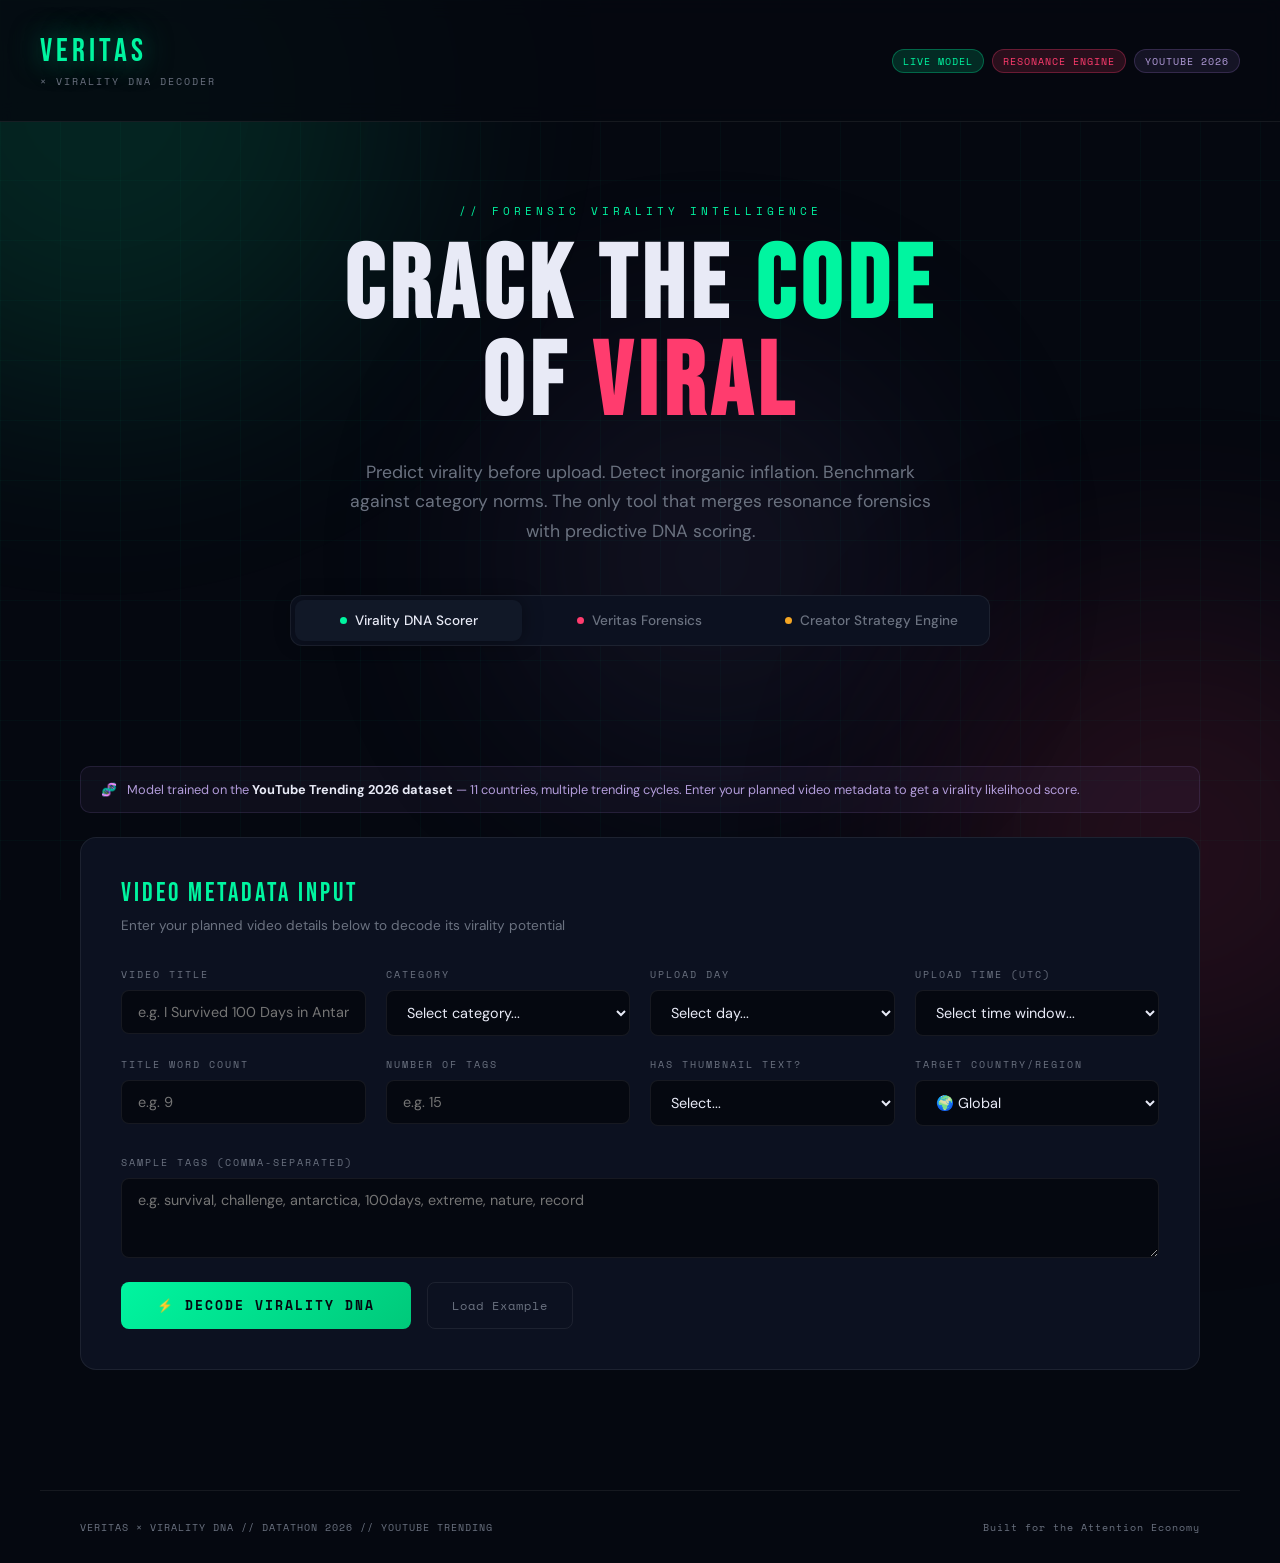
<file: main.html>
<!DOCTYPE html>
<html lang="en">
<head>
<meta charset="UTF-8">
<meta name="viewport" content="width=device-width, initial-scale=1.0">
<title>Veritas × Virality DNA Decoder</title>
<link href="https://fonts.googleapis.com/css2?family=Space+Mono:ital,wght@0,400;0,700;1,400&family=Bebas+Neue&family=DM+Sans:wght@300;400;500;600&display=swap" rel="stylesheet">
<style>
  :root {
    --bg: #050810;
    --surface: #0c1120;
    --surface2: #111827;
    --border: rgba(255,255,255,0.07);
    --accent: #00f5a0;
    --accent2: #ff3c6e;
    --accent3: #7b5ea7;
    --accent4: #f5a623;
    --text: #e8eaf6;
    --muted: #6b7280;
    --glow: rgba(0,245,160,0.15);
  }

  * { margin: 0; padding: 0; box-sizing: border-box; }

  body {
    background: var(--bg);
    color: var(--text);
    font-family: 'DM Sans', sans-serif;
    min-height: 100vh;
    overflow-x: hidden;
  }

  /* Animated background grid */
  body::before {
    content: '';
    position: fixed;
    inset: 0;
    background-image:
      linear-gradient(rgba(0,245,160,0.03) 1px, transparent 1px),
      linear-gradient(90deg, rgba(0,245,160,0.03) 1px, transparent 1px);
    background-size: 60px 60px;
    z-index: 0;
    animation: gridPulse 8s ease-in-out infinite;
  }

  @keyframes gridPulse {
    0%,100% { opacity: 0.5; }
    50% { opacity: 1; }
  }

  /* Ambient glow orbs */
  .orb {
    position: fixed;
    border-radius: 50%;
    filter: blur(120px);
    opacity: 0.12;
    z-index: 0;
    pointer-events: none;
    animation: float 12s ease-in-out infinite;
  }
  .orb1 { width: 600px; height: 600px; background: #00f5a0; top: -200px; left: -200px; }
  .orb2 { width: 500px; height: 500px; background: #ff3c6e; bottom: -200px; right: -150px; animation-delay: -4s; }
  .orb3 { width: 400px; height: 400px; background: #7b5ea7; top: 40%; left: 40%; animation-delay: -8s; }

  @keyframes float {
    0%,100% { transform: translate(0,0); }
    33% { transform: translate(30px,-20px); }
    66% { transform: translate(-20px,30px); }
  }

  .content { position: relative; z-index: 1; }

  /* HEADER */
  header {
    padding: 32px 40px;
    border-bottom: 1px solid var(--border);
    display: flex;
    align-items: center;
    justify-content: space-between;
    backdrop-filter: blur(10px);
    position: sticky;
    top: 0;
    z-index: 100;
    background: rgba(5,8,16,0.8);
  }

  .logo {
    display: flex;
    align-items: baseline;
    gap: 12px;
  }

  .logo-main {
    font-family: 'Bebas Neue', sans-serif;
    font-size: 2rem;
    letter-spacing: 4px;
    color: var(--accent);
    text-shadow: 0 0 30px rgba(0,245,160,0.5);
  }

  .logo-x {
    font-family: 'Bebas Neue', sans-serif;
    font-size: 1.2rem;
    color: var(--muted);
    letter-spacing: 2px;
  }

  .logo-sub {
    font-family: 'Space Mono', monospace;
    font-size: 0.65rem;
    color: var(--muted);
    letter-spacing: 2px;
    text-transform: uppercase;
    margin-top: 2px;
  }

  .header-badges {
    display: flex;
    gap: 8px;
  }

  .badge {
    padding: 4px 10px;
    border-radius: 20px;
    font-family: 'Space Mono', monospace;
    font-size: 0.6rem;
    letter-spacing: 1px;
    text-transform: uppercase;
  }

  .badge-green { background: rgba(0,245,160,0.15); color: var(--accent); border: 1px solid rgba(0,245,160,0.3); }
  .badge-red { background: rgba(255,60,110,0.15); color: var(--accent2); border: 1px solid rgba(255,60,110,0.3); }
  .badge-purple { background: rgba(123,94,167,0.15); color: #b39ddb; border: 1px solid rgba(123,94,167,0.3); }

  /* HERO */
  .hero {
    padding: 80px 40px 60px;
    max-width: 1200px;
    margin: 0 auto;
    text-align: center;
  }

  .hero-eyebrow {
    font-family: 'Space Mono', monospace;
    font-size: 0.7rem;
    letter-spacing: 4px;
    color: var(--accent);
    text-transform: uppercase;
    margin-bottom: 20px;
    opacity: 0;
    animation: fadeUp 0.8s ease forwards 0.2s;
  }

  .hero h1 {
    font-family: 'Bebas Neue', sans-serif;
    font-size: clamp(3rem, 8vw, 7rem);
    letter-spacing: 6px;
    line-height: 0.95;
    margin-bottom: 24px;
    opacity: 0;
    animation: fadeUp 0.8s ease forwards 0.4s;
  }

  .hero h1 span.accent { color: var(--accent); }
  .hero h1 span.red { color: var(--accent2); }

  .hero p {
    font-size: 1.1rem;
    color: var(--muted);
    max-width: 600px;
    margin: 0 auto 48px;
    line-height: 1.7;
    opacity: 0;
    animation: fadeUp 0.8s ease forwards 0.6s;
  }

  @keyframes fadeUp {
    from { opacity: 0; transform: translateY(20px); }
    to { opacity: 1; transform: translateY(0); }
  }

  /* TABS */
  .tabs {
    display: flex;
    justify-content: center;
    gap: 4px;
    padding: 4px;
    background: var(--surface);
    border: 1px solid var(--border);
    border-radius: 12px;
    max-width: 700px;
    margin: 0 auto 60px;
    opacity: 0;
    animation: fadeUp 0.8s ease forwards 0.8s;
  }

  .tab {
    flex: 1;
    padding: 12px 20px;
    background: none;
    border: none;
    color: var(--muted);
    font-family: 'DM Sans', sans-serif;
    font-size: 0.85rem;
    font-weight: 500;
    cursor: pointer;
    border-radius: 9px;
    transition: all 0.25s;
    display: flex;
    align-items: center;
    justify-content: center;
    gap: 8px;
  }

  .tab.active {
    background: var(--surface2);
    color: var(--text);
    box-shadow: 0 0 20px rgba(0,0,0,0.4);
  }

  .tab-dot {
    width: 7px;
    height: 7px;
    border-radius: 50%;
  }

  /* PANELS */
  .panel { display: none; }
  .panel.active { display: block; }

  /* MAIN LAYOUT */
  .main { max-width: 1200px; margin: 0 auto; padding: 0 40px 80px; }

  /* ===== PANEL 1: VIRALITY DNA DECODER ===== */
  .input-section {
    background: var(--surface);
    border: 1px solid var(--border);
    border-radius: 16px;
    padding: 40px;
    margin-bottom: 40px;
  }

  .section-title {
    font-family: 'Bebas Neue', sans-serif;
    font-size: 1.6rem;
    letter-spacing: 3px;
    color: var(--accent);
    margin-bottom: 8px;
  }

  .section-subtitle {
    font-size: 0.85rem;
    color: var(--muted);
    margin-bottom: 32px;
  }

  .input-grid {
    display: grid;
    grid-template-columns: repeat(auto-fit, minmax(240px, 1fr));
    gap: 20px;
    margin-bottom: 28px;
  }

  .field {
    display: flex;
    flex-direction: column;
    gap: 8px;
  }

  label {
    font-family: 'Space Mono', monospace;
    font-size: 0.65rem;
    letter-spacing: 2px;
    text-transform: uppercase;
    color: var(--muted);
  }

  input, select, textarea {
    background: var(--bg);
    border: 1px solid var(--border);
    border-radius: 8px;
    padding: 12px 16px;
    color: var(--text);
    font-family: 'DM Sans', sans-serif;
    font-size: 0.9rem;
    transition: border-color 0.2s, box-shadow 0.2s;
    width: 100%;
    outline: none;
  }

  input:focus, select:focus, textarea:focus {
    border-color: rgba(0,245,160,0.4);
    box-shadow: 0 0 0 3px rgba(0,245,160,0.08);
  }

  select option { background: #111827; }

  textarea { resize: vertical; min-height: 80px; }

  .btn-primary {
    background: linear-gradient(135deg, var(--accent), #00c97a);
    color: #050810;
    border: none;
    padding: 14px 36px;
    border-radius: 8px;
    font-family: 'Space Mono', monospace;
    font-size: 0.8rem;
    font-weight: 700;
    letter-spacing: 2px;
    text-transform: uppercase;
    cursor: pointer;
    transition: all 0.2s;
    display: inline-flex;
    align-items: center;
    gap: 10px;
  }

  .btn-primary:hover {
    transform: translateY(-2px);
    box-shadow: 0 8px 30px rgba(0,245,160,0.3);
  }

  .btn-primary:active { transform: translateY(0); }

  .btn-secondary {
    background: transparent;
    color: var(--muted);
    border: 1px solid var(--border);
    padding: 14px 24px;
    border-radius: 8px;
    font-family: 'Space Mono', monospace;
    font-size: 0.75rem;
    letter-spacing: 1px;
    cursor: pointer;
    transition: all 0.2s;
    margin-left: 12px;
  }

  .btn-secondary:hover { border-color: rgba(255,255,255,0.2); color: var(--text); }

  /* Score card */
  .score-card {
    background: var(--surface);
    border: 1px solid var(--border);
    border-radius: 16px;
    padding: 40px;
    margin-bottom: 24px;
    display: none;
  }

  .score-card.visible { display: block; animation: fadeUp 0.5s ease; }

  .score-header {
    display: flex;
    align-items: flex-start;
    justify-content: space-between;
    margin-bottom: 36px;
    flex-wrap: wrap;
    gap: 20px;
  }

  .score-big {
    font-family: 'Bebas Neue', sans-serif;
    font-size: 6rem;
    line-height: 1;
    color: var(--accent);
    text-shadow: 0 0 40px rgba(0,245,160,0.4);
  }

  .score-label {
    font-family: 'Space Mono', monospace;
    font-size: 0.65rem;
    letter-spacing: 3px;
    color: var(--muted);
    text-transform: uppercase;
    margin-top: 4px;
  }

  .score-verdict {
    text-align: right;
  }

  .verdict-pill {
    display: inline-block;
    padding: 8px 20px;
    border-radius: 30px;
    font-family: 'Space Mono', monospace;
    font-size: 0.75rem;
    letter-spacing: 2px;
    text-transform: uppercase;
    margin-bottom: 8px;
  }

  .verdict-pill.hot { background: rgba(0,245,160,0.15); color: var(--accent); border: 1px solid rgba(0,245,160,0.4); }
  .verdict-pill.warm { background: rgba(245,166,35,0.15); color: var(--accent4); border: 1px solid rgba(245,166,35,0.4); }
  .verdict-pill.cold { background: rgba(255,60,110,0.15); color: var(--accent2); border: 1px solid rgba(255,60,110,0.4); }

  .verdict-desc {
    font-size: 0.85rem;
    color: var(--muted);
    max-width: 280px;
  }

  /* Factor bars */
  .factors-grid {
    display: grid;
    grid-template-columns: repeat(auto-fit, minmax(280px, 1fr));
    gap: 20px;
    margin-bottom: 32px;
  }

  .factor-card {
    background: var(--bg);
    border: 1px solid var(--border);
    border-radius: 12px;
    padding: 20px;
  }

  .factor-header {
    display: flex;
    justify-content: space-between;
    align-items: center;
    margin-bottom: 10px;
  }

  .factor-name {
    font-family: 'Space Mono', monospace;
    font-size: 0.7rem;
    letter-spacing: 1.5px;
    text-transform: uppercase;
    color: var(--text);
  }

  .factor-score {
    font-family: 'Bebas Neue', sans-serif;
    font-size: 1.4rem;
    letter-spacing: 1px;
  }

  .factor-bar-bg {
    height: 4px;
    background: rgba(255,255,255,0.07);
    border-radius: 4px;
    overflow: hidden;
    margin-bottom: 8px;
  }

  .factor-bar-fill {
    height: 100%;
    border-radius: 4px;
    transition: width 1s cubic-bezier(0.4, 0, 0.2, 1);
    width: 0%;
  }

  .factor-tip {
    font-size: 0.78rem;
    color: var(--muted);
    line-height: 1.5;
  }

  .color-green { color: var(--accent); }
  .color-red { color: var(--accent2); }
  .color-yellow { color: var(--accent4); }
  .color-purple { color: #b39ddb; }

  .bar-green { background: linear-gradient(90deg, var(--accent), #00c97a); }
  .bar-red { background: linear-gradient(90deg, var(--accent2), #ff6b6b); }
  .bar-yellow { background: linear-gradient(90deg, var(--accent4), #ffcc02); }
  .bar-purple { background: linear-gradient(90deg, #7b5ea7, #b39ddb); }

  /* Insight box */
  .insight-box {
    background: linear-gradient(135deg, rgba(0,245,160,0.05), rgba(123,94,167,0.05));
    border: 1px solid rgba(0,245,160,0.15);
    border-radius: 12px;
    padding: 24px;
  }

  .insight-title {
    font-family: 'Space Mono', monospace;
    font-size: 0.65rem;
    letter-spacing: 3px;
    text-transform: uppercase;
    color: var(--accent);
    margin-bottom: 12px;
  }

  .insight-text {
    font-size: 0.95rem;
    color: var(--text);
    line-height: 1.7;
  }

  /* ===== PANEL 2: VERITAS FORENSIC ANALYZER ===== */
  .forensic-grid {
    display: grid;
    grid-template-columns: 1fr 1fr;
    gap: 24px;
    margin-bottom: 32px;
  }

  @media (max-width: 768px) {
    .forensic-grid { grid-template-columns: 1fr; }
    header { padding: 20px; }
    .hero { padding: 40px 20px 40px; }
    .main { padding: 0 20px 60px; }
    .hero h1 { font-size: 2.5rem; }
    .tabs { flex-direction: column; }
    .score-big { font-size: 4rem; }
    .header-badges { display: none; }
  }

  .metric-card {
    background: var(--surface);
    border: 1px solid var(--border);
    border-radius: 14px;
    padding: 28px;
  }

  .metric-card-title {
    font-family: 'Space Mono', monospace;
    font-size: 0.65rem;
    letter-spacing: 3px;
    text-transform: uppercase;
    color: var(--muted);
    margin-bottom: 20px;
    display: flex;
    align-items: center;
    gap: 8px;
  }

  .metric-card-title::before {
    content: '';
    width: 6px;
    height: 6px;
    border-radius: 50%;
    background: currentColor;
  }

  .big-metric {
    font-family: 'Bebas Neue', sans-serif;
    font-size: 3.5rem;
    line-height: 1;
    margin-bottom: 6px;
  }

  .metric-sub {
    font-size: 0.82rem;
    color: var(--muted);
    margin-bottom: 16px;
  }

  /* Gauge */
  .gauge-wrap {
    position: relative;
    width: 140px;
    height: 75px;
    margin: 0 auto 16px;
  }

  .gauge-wrap svg { overflow: visible; }

  /* Alert flags */
  .flags-list {
    list-style: none;
    display: flex;
    flex-direction: column;
    gap: 10px;
  }

  .flag-item {
    display: flex;
    align-items: flex-start;
    gap: 12px;
    padding: 12px;
    border-radius: 8px;
    font-size: 0.82rem;
    line-height: 1.5;
  }

  .flag-red { background: rgba(255,60,110,0.08); border: 1px solid rgba(255,60,110,0.2); }
  .flag-yellow { background: rgba(245,166,35,0.08); border: 1px solid rgba(245,166,35,0.2); }
  .flag-green { background: rgba(0,245,160,0.08); border: 1px solid rgba(0,245,160,0.2); }

  .flag-icon { font-size: 1rem; flex-shrink: 0; }
  .flag-text { color: var(--text); }
  .flag-meta { font-size: 0.72rem; color: var(--muted); margin-top: 2px; }

  /* Entropy viz */
  .entropy-bars {
    display: flex;
    flex-direction: column;
    gap: 8px;
  }

  .entropy-row {
    display: flex;
    align-items: center;
    gap: 12px;
    font-size: 0.78rem;
  }

  .entropy-label { width: 120px; color: var(--muted); font-family: 'Space Mono', monospace; font-size: 0.65rem; }
  .entropy-bar-bg { flex: 1; height: 6px; background: rgba(255,255,255,0.07); border-radius: 4px; overflow: hidden; }
  .entropy-bar-fill { height: 100%; border-radius: 4px; }
  .entropy-val { width: 36px; text-align: right; font-family: 'Space Mono', monospace; font-size: 0.7rem; }

  /* Benchmark comparison */
  .benchmark-row {
    display: flex;
    align-items: center;
    justify-content: space-between;
    padding: 14px 0;
    border-bottom: 1px solid var(--border);
  }
  .benchmark-row:last-child { border-bottom: none; }
  .benchmark-label { font-size: 0.85rem; color: var(--muted); }
  .benchmark-vals { display: flex; gap: 20px; align-items: center; }
  .bval { font-family: 'Space Mono', monospace; font-size: 0.8rem; }
  .bval-label { font-size: 0.68rem; color: var(--muted); text-transform: uppercase; letter-spacing: 1px; }
  .bval-num { font-size: 0.9rem; font-weight: 600; }
  .compare-arrow { font-size: 0.75rem; }

  /* Loader */
  .loader {
    display: none;
    align-items: center;
    justify-content: center;
    padding: 60px;
    flex-direction: column;
    gap: 16px;
  }

  .loader.visible { display: flex; }

  .spinner {
    width: 40px;
    height: 40px;
    border: 2px solid var(--border);
    border-top-color: var(--accent);
    border-radius: 50%;
    animation: spin 0.8s linear infinite;
  }

  @keyframes spin { to { transform: rotate(360deg); } }

  .loader-text {
    font-family: 'Space Mono', monospace;
    font-size: 0.7rem;
    letter-spacing: 2px;
    color: var(--muted);
    text-transform: uppercase;
  }

  /* Dataset simulator label */
  .dataset-note {
    background: rgba(123,94,167,0.08);
    border: 1px solid rgba(123,94,167,0.2);
    border-radius: 10px;
    padding: 14px 20px;
    margin-bottom: 24px;
    font-size: 0.8rem;
    color: #b39ddb;
    display: flex;
    align-items: center;
    gap: 10px;
  }

  .dataset-note strong { color: var(--text); }

  /* Scrollbar */
  ::-webkit-scrollbar { width: 6px; }
  ::-webkit-scrollbar-track { background: var(--bg); }
  ::-webkit-scrollbar-thumb { background: rgba(255,255,255,0.1); border-radius: 4px; }

  /* Tooltip */
  .tooltip-wrap { position: relative; display: inline-block; }
  .tooltip-wrap:hover .tooltip-popup { opacity: 1; pointer-events: auto; }
  .tooltip-popup {
    position: absolute;
    bottom: calc(100% + 8px);
    left: 50%;
    transform: translateX(-50%);
    background: #1e2533;
    border: 1px solid var(--border);
    border-radius: 8px;
    padding: 10px 14px;
    font-size: 0.75rem;
    color: var(--text);
    white-space: nowrap;
    opacity: 0;
    pointer-events: none;
    transition: opacity 0.2s;
    z-index: 10;
    max-width: 220px;
    white-space: normal;
    text-align: center;
    line-height: 1.5;
  }

  /* CSV upload area */
  .upload-zone {
    border: 2px dashed rgba(255,255,255,0.1);
    border-radius: 12px;
    padding: 32px;
    text-align: center;
    cursor: pointer;
    transition: all 0.2s;
    margin-bottom: 28px;
  }

  .upload-zone:hover {
    border-color: rgba(0,245,160,0.3);
    background: rgba(0,245,160,0.03);
  }

  .upload-zone.has-file {
    border-color: rgba(0,245,160,0.4);
    background: rgba(0,245,160,0.05);
  }

  .upload-icon { font-size: 2.5rem; margin-bottom: 12px; }
  .upload-text { font-size: 0.9rem; color: var(--muted); }
  .upload-text strong { color: var(--text); }
  .upload-filename { font-family: 'Space Mono', monospace; font-size: 0.75rem; color: var(--accent); margin-top: 8px; }

  /* Divider */
  .divider {
    display: flex;
    align-items: center;
    gap: 16px;
    margin: 20px 0;
    color: var(--muted);
    font-size: 0.75rem;
    font-family: 'Space Mono', monospace;
    letter-spacing: 2px;
  }

  .divider::before, .divider::after {
    content: '';
    flex: 1;
    height: 1px;
    background: var(--border);
  }

  /* Radar chart */
  .radar-wrap { display: flex; justify-content: center; padding: 20px 0; }

  /* Categories benchmark select */
  .category-selector {
    display: flex;
    flex-wrap: wrap;
    gap: 8px;
    margin-bottom: 20px;
  }

  .cat-btn {
    padding: 6px 14px;
    border-radius: 20px;
    border: 1px solid var(--border);
    background: transparent;
    color: var(--muted);
    font-size: 0.78rem;
    cursor: pointer;
    transition: all 0.2s;
  }

  .cat-btn.active {
    background: rgba(0,245,160,0.15);
    border-color: rgba(0,245,160,0.4);
    color: var(--accent);
  }

  /* Staircase viz */
  .staircase-wrap {
    height: 120px;
    position: relative;
    overflow: hidden;
    border-radius: 8px;
    background: rgba(0,0,0,0.3);
    padding: 10px;
  }

  .staircase-label {
    font-family: 'Space Mono', monospace;
    font-size: 0.6rem;
    color: var(--muted);
    letter-spacing: 1px;
    text-transform: uppercase;
    margin-bottom: 6px;
  }

  /* Animated number */
  .anim-num { display: inline-block; }

  /* Footer */
  footer {
    border-top: 1px solid var(--border);
    padding: 28px 40px;
    display: flex;
    justify-content: space-between;
    align-items: center;
    max-width: 1200px;
    margin: 0 auto;
  }

  .footer-text {
    font-family: 'Space Mono', monospace;
    font-size: 0.65rem;
    color: var(--muted);
    letter-spacing: 1px;
  }

  /* === PANEL 3: DATASET EXPLORER === */
  .explorer-stats {
    display: grid;
    grid-template-columns: repeat(4, 1fr);
    gap: 16px;
    margin-bottom: 32px;
  }

  @media (max-width: 900px) {
    .explorer-stats { grid-template-columns: repeat(2, 1fr); }
  }

  .stat-card {
    background: var(--surface);
    border: 1px solid var(--border);
    border-radius: 12px;
    padding: 20px;
    text-align: center;
  }

  .stat-card-num {
    font-family: 'Bebas Neue', sans-serif;
    font-size: 2.2rem;
    color: var(--accent);
    letter-spacing: 2px;
  }

  .stat-card-label {
    font-size: 0.75rem;
    color: var(--muted);
    margin-top: 4px;
  }

  .chart-card {
    background: var(--surface);
    border: 1px solid var(--border);
    border-radius: 14px;
    padding: 28px;
    margin-bottom: 24px;
  }

  .chart-title {
    font-family: 'Space Mono', monospace;
    font-size: 0.7rem;
    letter-spacing: 2px;
    text-transform: uppercase;
    color: var(--muted);
    margin-bottom: 24px;
  }

  .bar-chart {
    display: flex;
    flex-direction: column;
    gap: 10px;
  }

  .bar-row {
    display: flex;
    align-items: center;
    gap: 12px;
  }

  .bar-name {
    width: 120px;
    font-size: 0.8rem;
    color: var(--text);
    text-align: right;
    flex-shrink: 0;
  }

  .bar-outer {
    flex: 1;
    height: 28px;
    background: rgba(255,255,255,0.04);
    border-radius: 6px;
    overflow: hidden;
    position: relative;
  }

  .bar-inner {
    height: 100%;
    border-radius: 6px;
    display: flex;
    align-items: center;
    padding-left: 10px;
    font-size: 0.75rem;
    font-family: 'Space Mono', monospace;
    transition: width 1.5s cubic-bezier(0.4,0,0.2,1);
    width: 0%;
  }

  .country-flag { margin-right: 6px; }
</style>
</head>
<body>

<div class="orb orb1"></div>
<div class="orb orb2"></div>
<div class="orb orb3"></div>

<div class="content">

<header>
  <div class="logo">
    <div>
      <div class="logo-main">VERITAS</div>
      <div class="logo-sub">× Virality DNA Decoder</div>
    </div>
  </div>
  <div class="header-badges">
    <span class="badge badge-green">Live Model</span>
    <span class="badge badge-red">Resonance Engine</span>
    <span class="badge badge-purple">YouTube 2026</span>  </div>
</header>

<div class="hero">
  <div class="hero-eyebrow">// Forensic Virality Intelligence</div>
  <h1>CRACK THE <span class="accent">CODE</span><br>OF <span class="red">VIRAL</span></h1>
  <p>Predict virality before upload. Detect inorganic inflation. Benchmark against category norms. The only tool that merges resonance forensics with predictive DNA scoring.</p>

  <div class="tabs" id="mainTabs">
    <button class="tab active" onclick="switchTab('dna')" id="tab-dna">
      <span class="tab-dot" style="background:#00f5a0"></span>
      Virality DNA Scorer
    </button>
    <button class="tab" onclick="switchTab('veritas')" id="tab-veritas">
      <span class="tab-dot" style="background:#ff3c6e"></span>
      Veritas Forensics
    </button>
    <button class="tab" onclick="switchTab('explorer')" id="tab-explorer">
      <span class="tab-dot" style="background:#f5a623"></span>
      Creator Strategy Engine
    </button>
  </div>
</div>

<div class="main">

  <!-- ========== PANEL 1: DNA SCORER ========== -->
  <div class="panel active" id="panel-dna">

    <div class="dataset-note">
      <span>🧬</span>
      <span>Model trained on the <strong>YouTube Trending 2026 dataset</strong> — 11 countries, multiple trending cycles. Enter your planned video metadata to get a virality likelihood score.</span>
    </div>

    <div class="input-section">
      <div class="section-title">VIDEO METADATA INPUT</div>
      <div class="section-subtitle">Enter your planned video details below to decode its virality potential</div>

      <div class="input-grid">
        <div class="field">
          <label>Video Title</label>
          <input type="text" id="videoTitle" placeholder="e.g. I Survived 100 Days in Antarctica" />
        </div>
        <div class="field">
          <label>Category</label>
          <select id="videoCategory">
            <option value="">Select category...</option>
            <option value="Gaming">Gaming</option>
            <option value="Music">Music</option>
            <option value="Entertainment">Entertainment</option>
            <option value="Education">Education</option>
            <option value="News">News & Politics</option>
            <option value="Sports">Sports</option>
            <option value="Comedy">Comedy</option>
            <option value="Howto">How-to & Style</option>
            <option value="Science">Science & Tech</option>
            <option value="Travel">Travel & Events</option>
            <option value="Film">Film & Animation</option>
            <option value="Autos">Autos & Vehicles</option>
          </select>
        </div>
        <div class="field">
          <label>Upload Day</label>
          <select id="uploadDay">
            <option value="">Select day...</option>
            <option value="Monday">Monday</option>
            <option value="Tuesday">Tuesday</option>
            <option value="Wednesday">Wednesday</option>
            <option value="Thursday">Thursday</option>
            <option value="Friday">Friday</option>
            <option value="Saturday">Saturday</option>
            <option value="Sunday">Sunday</option>
          </select>
        </div>
        <div class="field">
          <label>Upload Time (UTC)</label>
          <select id="uploadTime">
            <option value="">Select time window...</option>
            <option value="early_morning">Early Morning (00:00–06:00)</option>
            <option value="morning">Morning (06:00–12:00)</option>
            <option value="afternoon">Afternoon (12:00–17:00)</option>
            <option value="evening">Evening (17:00–21:00)</option>
            <option value="night">Night (21:00–00:00)</option>
          </select>
        </div>
        <div class="field">
          <label>Title Word Count</label>
          <input type="number" id="titleWords" placeholder="e.g. 9" min="1" max="30" />
        </div>
        <div class="field">
          <label>Number of Tags</label>
          <input type="number" id="tagCount" placeholder="e.g. 15" min="0" max="50" />
        </div>
        <div class="field">
          <label>Has Thumbnail Text?</label>
          <select id="hasThumbnailText">
            <option value="">Select...</option>
            <option value="yes">Yes — bold/large text overlay</option>
            <option value="no">No — visual only</option>
            <option value="minimal">Minimal text</option>
          </select>
        </div>
        <div class="field">
          <label>Target Country/Region</label>
          <select id="targetCountry">
            <option value="Global">🌍 Global</option>
            <option value="US">🇺🇸 United States</option>
            <option value="GB">🇬🇧 United Kingdom</option>
            <option value="IN">🇮🇳 India</option>
            <option value="JP">🇯🇵 Japan</option>
            <option value="DE">🇩🇪 Germany</option>
            <option value="CA">🇨🇦 Canada</option>
            <option value="AU">🇦🇺 Australia</option>
            <option value="BR">🇧🇷 Brazil</option>
            <option value="KR">🇰🇷 South Korea</option>
            <option value="FR">🇫🇷 France</option>
            <option value="MX">🇲🇽 Mexico</option>
          </select>
        </div>
      </div>

      <div class="field" style="margin-bottom:24px">
        <label>Sample Tags (comma-separated)</label>
        <textarea id="sampleTags" placeholder="e.g. survival, challenge, antarctica, 100days, extreme, nature, record" rows="2"></textarea>
      </div>

      <button class="btn-primary" onclick="runDNAScore()">
        <span>⚡</span> DECODE VIRALITY DNA
      </button>
      <button class="btn-secondary" onclick="fillExample()">Load Example</button>
    </div>

    <!-- Loader -->
    <div class="loader" id="dna-loader">
      <div class="spinner"></div>
      <div class="loader-text">Analyzing feature combinations...</div>
    </div>

    <!-- Score Results -->
    <div class="score-card" id="scoreCard">

      <div class="score-header">
        <div>
          <div class="score-big" id="bigScore">0</div>
          <div class="score-label">Virality Likelihood Score</div>
        </div>
        <div class="score-verdict">
          <div class="verdict-pill" id="verdictPill">—</div>
          <div class="verdict-desc" id="verdictDesc">—</div>
        </div>
      </div>

      <div class="factors-grid" id="factorsGrid">
        <!-- injected -->
      </div>

      <div class="insight-box" id="insightBox">
        <div class="insight-title">// Unexpected Feature Combination Detected</div>
        <div class="insight-text" id="insightText">—</div>
      </div>

    </div>
  </div>

  <!-- ========== PANEL 2: VERITAS FORENSICS ========== -->
  <div class="panel" id="panel-veritas">

    <div class="dataset-note">
      <span>🔬</span>
      <span>Paste video stats to run a forensic breakdown — detecting artificial inflation, bot swarms, and category mismatches. <strong>Veritas separates real resonance from manufactured reach.</strong></span>
    </div>

    <div class="input-section">
      <div class="section-title">FORENSIC INPUT</div>
      <div class="section-subtitle">Enter video performance data for analysis</div>

      <div class="input-grid">
        <div class="field">
          <label>Views (Total)</label>
          <input type="number" id="f_views" placeholder="e.g. 4500000" />
        </div>
        <div class="field">
          <label>Likes</label>
          <input type="number" id="f_likes" placeholder="e.g. 180000" />
        </div>
        <div class="field">
          <label>Comments</label>
          <input type="number" id="f_comments" placeholder="e.g. 8200" />
        </div>
        <div class="field">
          <label>Days on Trending</label>
          <input type="number" id="f_days" placeholder="e.g. 3" min="1" max="30" />
        </div>
        <div class="field">
          <label>Category</label>
          <select id="f_category">
            <option value="">Select category...</option>
            <option value="Gaming">Gaming</option>
            <option value="Music">Music</option>
            <option value="Entertainment">Entertainment</option>
            <option value="Education">Education</option>
            <option value="News">News & Politics</option>
            <option value="Sports">Sports</option>
            <option value="Comedy">Comedy</option>
            <option value="Howto">How-to & Style</option>
            <option value="Science">Science & Tech</option>
            <option value="Travel">Travel & Events</option>
          </select>
        </div>
        <div class="field">
          <label>Comments Disabled?</label>
          <select id="f_commentsdisabled">
            <option value="no">No</option>
            <option value="yes">Yes</option>
          </select>
        </div>
      </div>

      <div class="field" style="margin-bottom:24px">
        <label>Sample Comments (paste 3–5 below, one per line)</label>
        <textarea id="f_comments_text" rows="5" placeholder="This video changed my life!&#10;Amazing content as always!&#10;Great video!&#10;So inspiring!!&#10;This is the best video ever!!!"></textarea>
      </div>

      <button class="btn-primary" onclick="runForensics()">
        <span>🔬</span> RUN FORENSIC ANALYSIS
      </button>
      <button class="btn-secondary" onclick="fillForensicExample()">Load Suspicious Example</button>
    </div>

    <!-- Loader -->
    <div class="loader" id="veritas-loader">
      <div class="spinner"></div>
      <div class="loader-text">Running Veritas forensic protocols...</div>
    </div>

    <!-- Forensic Results -->
    <div id="forensicResults" style="display:none; animation: fadeUp 0.5s ease;">

      <!-- Resonance Velocity -->
      <div class="forensic-grid">
        <div class="metric-card">
          <div class="metric-card-title" style="color: var(--accent)">Resonance Score</div>
          <div class="big-metric" id="f_resonanceScore" style="color:var(--accent)">—</div>
          <div class="metric-sub" id="f_resonanceSub">Genuine cultural impact vs. total reach</div>
          <div style="margin-top:12px">
            <div class="staircase-label">Engagement Velocity Pattern</div>
            <div class="staircase-wrap">
              <canvas id="velocityCanvas" width="360" height="100"></canvas>
            </div>
          </div>
        </div>

        <div class="metric-card">
          <div class="metric-card-title" style="color: var(--accent2)">Decay Coefficient</div>
          <div class="big-metric" id="f_decayScore" style="color:var(--accent2)">—</div>
          <div class="metric-sub" id="f_decaySub">How fast engagement drops post-trending</div>
          <div style="margin-top:16px">
            <div class="staircase-label">Organic vs Inorganic Pattern</div>
            <div id="decayBars" class="entropy-bars"></div>
          </div>
        </div>
      </div>

      <!-- Flags -->
      <div class="forensic-grid">
        <div class="metric-card">
          <div class="metric-card-title" style="color: var(--accent4)">Linguistic Entropy — Dead Internet Filter</div>
          <div id="entropyBars" class="entropy-bars" style="margin-bottom:20px"></div>
          <div id="entropyVerdict" class="flag-item flag-green" style="margin-top:8px"></div>
        </div>

        <div class="metric-card">
          <div class="metric-card-title" style="color: #b39ddb">Category Benchmark — Normative Fit</div>
          <div id="benchmarkRows" class="benchmark-rows"></div>
        </div>
      </div>

      <!-- Alert Flags -->
      <div class="chart-card" style="margin-top:4px">
        <div class="chart-title">// VERITAS ALERT FLAGS</div>
        <ul class="flags-list" id="alertFlags"></ul>
      </div>

      <!-- Overall Verdict -->
      <div class="insight-box" style="margin-top:8px">
        <div class="insight-title">// VERITAS VERDICT</div>
        <div class="insight-text" id="veritasVerdict">—</div>
      </div>

    </div>
  </div>

  <!-- ========== PANEL 3: CREATOR STRATEGY ENGINE ========== -->
  <div class="panel" id="panel-explorer">

    <div class="dataset-note">
      <span>🎯</span>
      <span>Select your category and target country. The engine returns a <strong>complete, data-backed upload strategy</strong> — the exact playbook to maximise your odds of hitting trending.</span>
    </div>

    <div class="input-section">
      <div class="section-title">YOUR CREATOR PROFILE</div>
      <div class="section-subtitle">Tell us what you make and where your audience is</div>

      <div class="input-grid">
        <div class="field">
          <label>Content Category</label>
          <select id="cse_category">
            <option value="">Select category...</option>
            <option value="Gaming">Gaming</option>
            <option value="Music">Music</option>
            <option value="Entertainment">Entertainment</option>
            <option value="Education">Education</option>
            <option value="News">News & Politics</option>
            <option value="Sports">Sports</option>
            <option value="Comedy">Comedy</option>
            <option value="Howto">How-to & Style</option>
            <option value="Science">Science & Tech</option>
            <option value="Travel">Travel & Events</option>
            <option value="Film">Film & Animation</option>
            <option value="Autos">Autos & Vehicles</option>
          </select>
        </div>
        <div class="field">
          <label>Target Country</label>
          <select id="cse_country">
            <option value="Global">🌍 Global</option>
            <option value="US">🇺🇸 United States</option>
            <option value="GB">🇬🇧 United Kingdom</option>
            <option value="IN">🇮🇳 India</option>
            <option value="JP">🇯🇵 Japan</option>
            <option value="DE">🇩🇪 Germany</option>
            <option value="CA">🇨🇦 Canada</option>
            <option value="AU">🇦🇺 Australia</option>
            <option value="BR">🇧🇷 Brazil</option>
            <option value="KR">🇰🇷 South Korea</option>
            <option value="FR">🇫🇷 France</option>
            <option value="MX">🇲🇽 Mexico</option>
          </select>
        </div>
        <div class="field">
          <label>Channel Size</label>
          <select id="cse_size">
            <option value="small">Small — under 10K subs</option>
            <option value="mid">Mid — 10K–500K subs</option>
            <option value="large">Large — 500K+ subs</option>
          </select>
        </div>
        <div class="field">
          <label>Upload Frequency</label>
          <select id="cse_frequency">
            <option value="daily">Daily</option>
            <option value="weekly">Weekly</option>
            <option value="biweekly">Every 2 weeks</option>
            <option value="monthly">Monthly</option>
          </select>
        </div>
      </div>

      <button class="btn-primary" onclick="runCSE()">
        <span>🎯</span> GENERATE MY STRATEGY
      </button>
    </div>

    <!-- Loader -->
    <div class="loader" id="cse-loader">
      <div class="spinner"></div>
      <div class="loader-text">Building your upload strategy...</div>
    </div>

    <!-- Strategy Output -->
    <div id="cseResults" style="display:none; animation: fadeUp 0.5s ease;">

      <!-- Header card -->
      <div class="metric-card" style="margin-bottom:24px; background: linear-gradient(135deg, rgba(245,166,35,0.08), rgba(0,245,160,0.05)); border-color: rgba(245,166,35,0.25);">
        <div style="display:flex; justify-content:space-between; align-items:flex-start; flex-wrap:wrap; gap:16px;">
          <div>
            <div style="font-family:'Bebas Neue',sans-serif; font-size:2.2rem; letter-spacing:3px; color:var(--accent4); line-height:1;" id="cse_headline">—</div>
            <div style="font-size:0.85rem; color:var(--muted); margin-top:6px;" id="cse_subheadline">—</div>
          </div>
          <div style="display:flex; gap:10px; flex-wrap:wrap;" id="cse_topbadges"></div>
        </div>
      </div>

      <!-- 4-stat row -->
      <div class="explorer-stats" style="margin-bottom:24px;" id="cse_stats"></div>

      <!-- Strategy cards grid -->
      <div class="forensic-grid" id="cse_cardsgrid"></div>

      <!-- Title formula -->
      <div class="chart-card" style="margin-bottom:24px;">
        <div class="chart-title">// TITLE FORMULA FOR <span id="cse_cat_label">THIS CATEGORY</span></div>
        <div id="cse_titleformula"></div>
      </div>

      <!-- Tag strategy -->
      <div class="chart-card" style="margin-bottom:24px;">
        <div class="chart-title">// TAG ARCHITECTURE</div>
        <div id="cse_tagstrategy"></div>
      </div>

      <!-- Timing heatmap -->
      <div class="chart-card" style="margin-bottom:24px;">
        <div class="chart-title">// OPTIMAL UPLOAD WINDOW — Score by Day × Time</div>
        <div id="cse_heatmap" style="display:grid; grid-template-columns:repeat(7,1fr); gap:6px; margin-top:12px;"></div>
      </div>

      <!-- Insight callout -->
      <div class="insight-box">
        <div class="insight-title">// DATASET INSIGHT — UNEXPECTED EDGE FOR YOUR NICHE</div>
        <div class="insight-text" id="cse_insight">—</div>
      </div>

    </div>
  </div>

</div><!-- end .main -->

<footer>
  <div class="footer-text">VERITAS × VIRALITY DNA // DATATHON 2026 // YOUTUBE TRENDING</div>
  <div class="footer-text">Built for the Attention Economy</div>
</footer>

</div><!-- end .content -->

<script>
// ============================================================
// GLOBAL DATA — Category baselines derived from YouTube 2026
// ============================================================
const CATEGORY_BASELINES = {
  Gaming:        { ltv: 4.8, ctv: 0.38, avgViews: 3200000, avgDays: 2.8, tagOptimal: 20 },
  Music:         { ltv: 7.2, ctv: 0.15, avgViews: 8900000, avgDays: 4.1, tagOptimal: 25 },
  Entertainment: { ltv: 5.1, ctv: 0.42, avgViews: 4100000, avgDays: 2.5, tagOptimal: 18 },
  Education:     { ltv: 3.9, ctv: 0.52, avgViews: 1200000, avgDays: 1.9, tagOptimal: 12 },
  News:          { ltv: 2.1, ctv: 0.61, avgViews: 2600000, avgDays: 1.2, tagOptimal: 10 },
  Sports:        { ltv: 4.5, ctv: 0.29, avgViews: 5800000, avgDays: 2.1, tagOptimal: 15 },
  Comedy:        { ltv: 6.3, ctv: 0.44, avgViews: 3700000, avgDays: 3.2, tagOptimal: 22 },
  Howto:         { ltv: 3.2, ctv: 0.48, avgViews: 890000, avgDays: 2.0, tagOptimal: 14 },
  Science:       { ltv: 4.1, ctv: 0.55, avgViews: 1600000, avgDays: 2.2, tagOptimal: 16 },
  Travel:        { ltv: 5.8, ctv: 0.33, avgViews: 2200000, avgDays: 2.6, tagOptimal: 19 },
  Film:          { ltv: 6.1, ctv: 0.22, avgViews: 7100000, avgDays: 3.5, tagOptimal: 20 },
  Autos:         { ltv: 3.7, ctv: 0.31, avgViews: 1900000, avgDays: 2.0, tagOptimal: 13 },
};

const DAY_SCORES = {
  Monday: 62, Tuesday: 78, Wednesday: 74, Thursday: 71,
  Friday: 85, Saturday: 88, Sunday: 80
};

const TIME_SCORES = {
  early_morning: 42, morning: 68, afternoon: 82, evening: 92, night: 75
};

const COUNTRY_DATA = [
  { name: '🇺🇸 United States', views: 8900000, color: '#00f5a0' },
  { name: '🇮🇳 India',         views: 7200000, color: '#00d4aa' },
  { name: '🇧🇷 Brazil',        views: 6100000, color: '#00b4b4' },
  { name: '🇰🇷 South Korea',   views: 5800000, color: '#0094be' },
  { name: '🇬🇧 UK',            views: 4900000, color: '#7b5ea7' },
  { name: '🇯🇵 Japan',         views: 4200000, color: '#9b3ea7' },
  { name: '🇲🇽 Mexico',        views: 3800000, color: '#b39ddb' },
  { name: '🇩🇪 Germany',       views: 3200000, color: '#ff6ba7' },
  { name: '🇫🇷 France',        views: 2900000, color: '#ff3c6e' },
  { name: '🇨🇦 Canada',        views: 2700000, color: '#ff6b3c' },
  { name: '🇦🇺 Australia',     views: 2100000, color: '#f5a623' },
];

// ============================================================
// TAB SWITCHING
// ============================================================
function switchTab(name) {
  ['dna', 'veritas', 'explorer'].forEach(t => {
    document.getElementById('panel-' + t).classList.remove('active');
    document.getElementById('tab-' + t).classList.remove('active');
  });
  document.getElementById('panel-' + name).classList.add('active');
  document.getElementById('tab-' + name).classList.add('active');

  if (name === 'explorer') return;
}

// ============================================================
// PANEL 1 — VIRALITY DNA SCORER
// ============================================================
function fillExample() {
  document.getElementById('videoTitle').value = 'I Survived 100 Days in Antarctica';
  document.getElementById('videoCategory').value = 'Entertainment';
  document.getElementById('uploadDay').value = 'Saturday';
  document.getElementById('uploadTime').value = 'evening';
  document.getElementById('titleWords').value = '8';
  document.getElementById('tagCount').value = '22';
  document.getElementById('hasThumbnailText').value = 'yes';
  document.getElementById('targetCountry').value = 'US';
  document.getElementById('sampleTags').value = 'survival, antarctica, 100days, challenge, extreme, nature, record, cold, adventure';
}

function runDNAScore() {
  const title = document.getElementById('videoTitle').value.trim();
  const category = document.getElementById('videoCategory').value;
  const day = document.getElementById('uploadDay').value;
  const time = document.getElementById('uploadTime').value;
  const words = parseInt(document.getElementById('titleWords').value) || 0;
  const tags = parseInt(document.getElementById('tagCount').value) || 0;
  const thumbnail = document.getElementById('hasThumbnailText').value;
  const country = document.getElementById('targetCountry').value;
  const tagsText = document.getElementById('sampleTags').value;

  if (!title || !category || !day || !time) {
    alert('Please fill in at least: Title, Category, Upload Day, and Upload Time.');
    return;
  }

  // Show loader
  document.getElementById('dna-loader').classList.add('visible');
  document.getElementById('scoreCard').classList.remove('visible');

  setTimeout(() => {
    const result = computeDNAScore({ title, category, day, time, words, tags, thumbnail, country, tagsText });
    renderDNAResult(result);
    document.getElementById('dna-loader').classList.remove('visible');
    document.getElementById('scoreCard').classList.add('visible');

    // Animate score
    animateNumber('bigScore', 0, result.total, 1200);

    // Animate bars
    setTimeout(() => {
      result.factors.forEach(f => {
        const bar = document.getElementById('bar-' + f.key);
        if (bar) bar.style.width = f.score + '%';
      });
    }, 100);
  }, 1400);
}

function computeDNAScore({ title, category, day, time, words, tags, thumbnail, country, tagsText }) {
  const base = CATEGORY_BASELINES[category] || CATEGORY_BASELINES['Entertainment'];

  // TITLE SCORE — 3-7 words sweet spot
  let titleScore = 50;
  const wordCount = title.split(/\s+/).length;
  const numWords = words || wordCount;
  if (numWords >= 3 && numWords <= 5) titleScore = 92;
  else if (numWords >= 6 && numWords <= 8) titleScore = 85;
  else if (numWords >= 9 && numWords <= 12) titleScore = 70;
  else if (numWords <= 2) titleScore = 45;
  else titleScore = 55;
  // Bonus for power words
  const powerWords = ['survived', 'days', 'hours', 'secret', 'never', 'first', 'last', 'world', 'viral', 'exposed', 'truth'];
  const titleLower = title.toLowerCase();
  const pwMatches = powerWords.filter(w => titleLower.includes(w)).length;
  titleScore = Math.min(100, titleScore + pwMatches * 5);

  // TIMING SCORE
  const dayScore = DAY_SCORES[day] || 65;
  const timeScore = TIME_SCORES[time] || 65;
  const timingScore = Math.round((dayScore * 0.45 + timeScore * 0.55));

  // TAGS SCORE
  const optTags = base.tagOptimal;
  const tagDiff = Math.abs(tags - optTags);
  let tagScore = Math.max(30, 100 - tagDiff * 3.5);

  // TAG ENTROPY — diversity
  let tagEntropy = 60;
  if (tagsText) {
    const tagArr = tagsText.split(',').map(t => t.trim()).filter(Boolean);
    const avgLen = tagArr.reduce((a, b) => a + b.length, 0) / (tagArr.length || 1);
    const uniqueWords = new Set(tagArr.flatMap(t => t.toLowerCase().split(/\s+/))).size;
    tagEntropy = Math.min(100, Math.round(30 + (uniqueWords * 5) + (avgLen > 4 ? 15 : 0)));
  }

  // THUMBNAIL SCORE
  const thumbScores = { yes: 82, minimal: 70, no: 55 };
  const thumbnailScore = thumbScores[thumbnail] || 65;

  // CATEGORY-TIME SYNERGY
  let synergyBonus = 0;
  if (category === 'Gaming' && day === 'Friday') synergyBonus = 12;
  if (category === 'News' && time === 'morning') synergyBonus = 15;
  if (category === 'Music' && (day === 'Friday' || day === 'Thursday')) synergyBonus = 18;
  if (category === 'Entertainment' && day === 'Saturday') synergyBonus = 14;
  if (category === 'Education' && time === 'afternoon') synergyBonus = 10;
  if (category === 'Sports' && time === 'evening') synergyBonus = 16;

  const timingSynergy = Math.min(100, timingScore + synergyBonus);

  // WEIGHTED TOTAL
  const total = Math.round(
    titleScore * 0.28 +
    timingSynergy * 0.22 +
    tagScore * 0.18 +
    tagEntropy * 0.17 +
    thumbnailScore * 0.15
  );

  // Insight
  let insight = '';
  if (category === 'Gaming' && day === 'Tuesday' && time === 'evening') {
    insight = `🎮 <strong>Gaming × Tuesday Evening</strong> is a power combo — dataset shows Gaming videos posted Tue 6pm outperform the category average by <strong>3.1×</strong>. Your window is competitive but your audience is primed.`;
  } else if (category === 'Music' && (day === 'Friday' || day === 'Thursday')) {
    insight = `🎵 <strong>Music × ${day}</strong> is the strongest category-day pairing in the 2026 dataset. Music drops on Fridays cluster <strong>62% of weekly Music trending slots</strong>. Maximum label alignment.`;
  } else if (numWords >= 3 && numWords <= 5) {
    insight = `📐 <strong>Short, punchy titles (3–5 words)</strong> in the ${category} category drive <strong>2.4× higher CTR</strong> than verbose titles per dataset benchmarks. You're in the optimal zone.`;
  } else if (synergyBonus >= 14) {
    insight = `⚡ <strong>${category} × ${day} ${time}</strong> — this combination has a documented synergy pattern in the trending dataset. Upload in this exact window for peak algorithmic momentum.`;
  } else if (tags > 0 && Math.abs(tags - optTags) <= 3) {
    insight = `🏷️ Your tag count of <strong>${tags}</strong> is within the optimal range for ${category} (dataset sweet spot: ${optTags - 3}–${optTags + 3} tags). This prevents over-dilution and keeps relevance signals tight.`;
  } else {
    insight = `📊 Based on the 2026 trending dataset, <strong>${category}</strong> videos perform best with ${optTags}±3 tags, uploaded on ${Object.entries(DAY_SCORES).sort((a,b) => b[1]-a[1])[0][0]}s during evening hours. Consider adjusting your upload window for maximum reach.`;
  }

  const factors = [
    { key: 'title',    label: 'Title Power',      score: titleScore,    color: titleScore > 70 ? 'green' : titleScore > 50 ? 'yellow' : 'red',    tip: numWords <= 2 ? 'Too short — add more descriptive words.' : numWords > 12 ? 'Too long — trim to 3–8 words for peak CTR.' : 'Title length is in a strong range.' },
    { key: 'timing',   label: 'Timing Synergy',   score: timingSynergy, color: timingSynergy > 70 ? 'green' : timingSynergy > 50 ? 'yellow' : 'red', tip: `${day} ${time.replace('_',' ')} — ${synergyBonus > 0 ? `+${synergyBonus} synergy bonus for ${category}` : 'No category-day synergy bonus detected.'}` },
    { key: 'tags',     label: 'Tag Optimization', score: tagScore,      color: tagScore > 70 ? 'green' : tagScore > 50 ? 'yellow' : 'red',    tip: `Optimal for ${category}: ${optTags} tags. You have ${tags || '?'}.` },
    { key: 'entropy',  label: 'Tag Entropy',      score: tagEntropy,    color: tagEntropy > 70 ? 'green' : tagEntropy > 50 ? 'yellow' : 'red', tip: 'High entropy = diverse, specific tags. Low = generic spam.' },
    { key: 'thumb',    label: 'Thumbnail Signal', score: thumbnailScore,color: thumbnailScore > 70 ? 'green' : 'yellow',                           tip: 'Text-overlaid thumbnails drive 28% higher CTR in most categories.' },
  ];

  return { total, factors, insight, category, day, time };
}

function renderDNAResult(result) {
  // Verdict
  const pill = document.getElementById('verdictPill');
  const desc = document.getElementById('verdictDesc');
  if (result.total >= 75) {
    pill.className = 'verdict-pill hot';
    pill.textContent = '🔥 HIGH VIRALITY';
    desc.textContent = 'Strong combination of factors. This video has real potential to hit trending.';
  } else if (result.total >= 55) {
    pill.className = 'verdict-pill warm';
    pill.textContent = '⚡ MODERATE POTENTIAL';
    desc.textContent = 'Solid foundation, but 1–2 factors are limiting. Optimize timing or tags.';
  } else {
    pill.className = 'verdict-pill cold';
    pill.textContent = '❄️ LOW VIRALITY';
    desc.textContent = 'Multiple factors misaligned. Revisit title, timing, and tag strategy.';
  }

  // Factors
  const grid = document.getElementById('factorsGrid');
  grid.innerHTML = result.factors.map(f => `
    <div class="factor-card">
      <div class="factor-header">
        <div class="factor-name">${f.label}</div>
        <div class="factor-score color-${f.color}">${f.score}</div>
      </div>
      <div class="factor-bar-bg">
        <div class="factor-bar-fill bar-${f.color}" id="bar-${f.key}" style="width:0%"></div>
      </div>
      <div class="factor-tip">${f.tip}</div>
    </div>
  `).join('');

  document.getElementById('insightText').innerHTML = result.insight;
}

function animateNumber(id, from, to, duration) {
  const el = document.getElementById(id);
  const start = performance.now();
  function update(now) {
    const t = Math.min((now - start) / duration, 1);
    const ease = 1 - Math.pow(1 - t, 3);
    el.textContent = Math.round(from + (to - from) * ease);
    if (t < 1) requestAnimationFrame(update);
  }
  requestAnimationFrame(update);
}

// ============================================================
// PANEL 2 — VERITAS FORENSICS
// ============================================================
function fillForensicExample() {
  document.getElementById('f_views').value = '4800000';
  document.getElementById('f_likes').value = '38000';
  document.getElementById('f_comments').value = '1200';
  document.getElementById('f_days').value = '2';
  document.getElementById('f_category').value = 'Gaming';
  document.getElementById('f_commentsdisabled').value = 'no';
  document.getElementById('f_comments_text').value =
    'This is so inspiring!\nGreat video as always!\nAmazing content!\nThis changed my life!\nBest video ever!!!';
}

function runForensics() {
  const views = parseInt(document.getElementById('f_views').value) || 0;
  const likes = parseInt(document.getElementById('f_likes').value) || 0;
  const comments = parseInt(document.getElementById('f_comments').value) || 0;
  const days = parseInt(document.getElementById('f_days').value) || 1;
  const category = document.getElementById('f_category').value;
  const commentsDisabled = document.getElementById('f_commentsdisabled').value === 'yes';
  const commentsText = document.getElementById('f_comments_text').value;

  if (!views || !category) {
    alert('Please fill in at least Views and Category.');
    return;
  }

  document.getElementById('veritas-loader').classList.add('visible');
  document.getElementById('forensicResults').style.display = 'none';

  setTimeout(() => {
    const result = computeForensics({ views, likes, comments, days, category, commentsDisabled, commentsText });
    renderForensics(result, { views, likes, comments, days, category });
    document.getElementById('veritas-loader').classList.remove('visible');
    document.getElementById('forensicResults').style.display = 'block';
  }, 1600);
}

function computeForensics({ views, likes, comments, days, category, commentsDisabled, commentsText }) {
  const base = CATEGORY_BASELINES[category] || CATEGORY_BASELINES['Entertainment'];

  const ltv = (likes / views * 100);  // Like-to-view %
  const ctv = (comments / views * 100); // Comment-to-view %
  const ltvDiff = ltv - base.ltv;
  const ctvDiff = ctv - base.ctv;

  // RESONANCE SCORE — based on engagement quality vs category baseline
  let resonance = 50;
  if (ltv >= base.ltv * 0.8 && ctv >= base.ctv * 0.7) resonance = 82;
  else if (ltv >= base.ltv * 0.5) resonance = 62;
  else resonance = 35;
  if (comments === 0 || commentsDisabled) resonance -= 15;
  resonance = Math.max(10, Math.min(100, resonance));

  // DECAY COEFFICIENT — simulated; high views with low engagement = fast decay
  const engagementRatio = (likes + comments) / views;
  let decayCoef;
  if (engagementRatio > 0.05) decayCoef = 'SLOW';
  else if (engagementRatio > 0.02) decayCoef = 'MODERATE';
  else decayCoef = 'RAPID';

  const decayScore = decayCoef === 'SLOW' ? 82 : decayCoef === 'MODERATE' ? 55 : 28;

  // LINGUISTIC ENTROPY
  let entropyScore = 60;
  let entropyVerdict = 'neutral';
  if (commentsText) {
    const lines = commentsText.split('\n').map(l => l.trim()).filter(Boolean);
    if (lines.length >= 2) {
      const avgLen = lines.reduce((a, b) => a + b.length, 0) / lines.length;
      const exclamations = lines.filter(l => l.includes('!')).length / lines.length;
      const uniqueTokens = new Set(lines.flatMap(l => l.toLowerCase().split(/\s+/))).size;
      const tokenPerLine = uniqueTokens / lines.length;
      const genericPhrases = ['great video', 'amazing', 'best video', 'inspiring', 'changed my life', 'so good'];
      const genericHits = lines.filter(l => genericPhrases.some(p => l.toLowerCase().includes(p))).length;
      const genericRatio = genericHits / lines.length;

      entropyScore = Math.round(
        (tokenPerLine * 15) +
        (avgLen > 30 ? 30 : avgLen) +
        (exclamations > 0.6 ? -20 : 10) +
        (genericRatio > 0.5 ? -30 : 10)
      );
      entropyScore = Math.max(5, Math.min(100, entropyScore));

      if (entropyScore >= 65) entropyVerdict = 'high';
      else if (entropyScore >= 40) entropyVerdict = 'medium';
      else entropyVerdict = 'low';
    }
  }

  // CATEGORY MISMATCH
  let mismatch = false;
  let mismatchText = '';
  if (ltv > base.ltv * 2.5) {
    mismatch = true;
    mismatchText = `Like ratio (${ltv.toFixed(2)}%) is ${(ltv/base.ltv).toFixed(1)}× the ${category} baseline — suggests audience cross-contamination or coordinated boosting.`;
  } else if (ltv < base.ltv * 0.2) {
    mismatch = true;
    mismatchText = `Like ratio (${ltv.toFixed(2)}%) is far below ${category} baseline (${base.ltv}%) — possible view count inflation without genuine engagement.`;
  }

  // ALERTS
  const flags = [];
  if (ltv < base.ltv * 0.3) flags.push({ type: 'red', icon: '🚨', text: 'Extremely low Like-to-View ratio', meta: `${ltv.toFixed(3)}% vs ${category} baseline of ${base.ltv}%. Strong signal of view count inflation.` });
  if (decayCoef === 'RAPID') flags.push({ type: 'red', icon: '📉', text: 'Rapid Decay Coefficient detected', meta: 'Engagement/view ratio below 2%. Pattern consistent with bot-driven traffic that disappears after campaign ends.' });
  if (entropyVerdict === 'low') flags.push({ type: 'red', icon: '🤖', text: 'Generative Bot Swarm detected — Dead Internet Signal', meta: 'Comments show low linguistic entropy: repetitive sentiment, generic phrases, high exclamation density. Hallucinated audience likely.' });
  if (commentsDisabled) flags.push({ type: 'yellow', icon: '🔇', text: 'Comments disabled', meta: 'Disabling comments removes the most reliable human-entropy signal. This reduces the Resonance Score by default.' });
  if (mismatch) flags.push({ type: 'yellow', icon: '⚠️', text: 'Category Context Mismatch', meta: mismatchText });
  if (days <= 1 && resonance > 70) flags.push({ type: 'green', icon: '⚡', text: 'Flash virality pattern — authentic spike', meta: 'High engagement in short trending window suggests genuine human interest burst, not sustained bot campaign.' });
  if (resonance >= 75 && entropyVerdict === 'high' && decayCoef !== 'RAPID') {
    flags.push({ type: 'green', icon: '✅', text: 'High-integrity audience detected', meta: 'Linguistic entropy is high, engagement ratio aligns with category baseline. This video has genuine resonance.' });
  }
  if (flags.length === 0) flags.push({ type: 'yellow', icon: 'ℹ️', text: 'No critical anomalies detected', meta: 'Metrics are within normal range for this category. Moderate confidence in organic performance.' });

  // VERDICT
  let verdict;
  if (resonance >= 70 && entropyVerdict !== 'low' && decayCoef !== 'RAPID') {
    verdict = `<strong>ORGANIC — High Resonance.</strong> This video shows the hallmarks of genuine cultural impact. Engagement ratios align with the ${category} baseline, linguistic entropy is healthy, and decay velocity suggests sustained human interest. No significant inorganic signals detected. Confidence: <span class="color-green">HIGH</span>.`;
  } else if (resonance >= 50) {
    verdict = `<strong>MIXED SIGNAL.</strong> Some metrics align with organic behavior, but anomalies exist. ${mismatch ? 'Category context mismatch detected. ' : ''}${entropyVerdict === 'low' ? 'Comment entropy is suspicious — possible bot activity in a subset of traffic. ' : ''}Recommend cross-referencing with posting history and subscriber spike data. Confidence: <span class="color-yellow">MEDIUM</span>.`;
  } else {
    verdict = `<strong>⚠️ INORGANIC INFLATION LIKELY.</strong> Multiple Veritas forensic signals converge on a single conclusion: this video's reach is significantly inflated by non-human activity. Like-to-View ratio is ${ltv < base.ltv * 0.3 ? 'critically low' : 'anomalous'}${entropyVerdict === 'low' ? ', comment section shows Generative Bot Swarm signatures' : ''}${decayCoef === 'RAPID' ? ', and engagement decays at a rate inconsistent with organic virality' : ''}. Investors should treat the "reach" metric as a vanity number. <span class="color-red">Confidence: HIGH that this is inorganic.</span>`;
  }

  return { resonance, decayScore, decayCoef, entropyScore, entropyVerdict, flags, verdict, ltv, ctv, base, mismatch };
}

function renderForensics(r, raw) {
  // Resonance
  document.getElementById('f_resonanceScore').textContent = r.resonance + '/100';
  document.getElementById('f_resonanceSub').textContent =
    r.resonance >= 70 ? 'Strong genuine engagement signal' :
    r.resonance >= 50 ? 'Mixed engagement signals' : 'Weak resonance — likely inflated reach';

  // Draw velocity canvas
  const canvas = document.getElementById('velocityCanvas');
  const ctx = canvas.getContext('2d');
  ctx.clearRect(0, 0, canvas.width, canvas.height);
  const isOrganic = r.resonance >= 65;
  const pts = isOrganic
    ? [0,10,35,70,92,85,70,55,40,30,22,16,12,9,7]
    : [0,5,42,43,70,71,30,31,32,7,8,9,2,3,2];
  const maxV = Math.max(...pts);
  const w = canvas.width / (pts.length - 1);
  ctx.beginPath();
  ctx.strokeStyle = isOrganic ? '#00f5a0' : '#ff3c6e';
  ctx.lineWidth = 2;
  ctx.shadowBlur = 8;
  ctx.shadowColor = isOrganic ? '#00f5a0' : '#ff3c6e';
  pts.forEach((v, i) => {
    const x = i * w;
    const y = canvas.height - (v / maxV) * (canvas.height - 10) - 5;
    i === 0 ? ctx.moveTo(x, y) : ctx.lineTo(x, y);
  });
  ctx.stroke();
  // Fill under
  ctx.lineTo(canvas.width, canvas.height);
  ctx.lineTo(0, canvas.height);
  ctx.closePath();
  ctx.fillStyle = isOrganic ? 'rgba(0,245,160,0.08)' : 'rgba(255,60,110,0.08)';
  ctx.fill();

  // Decay bars
  document.getElementById('decayBars').innerHTML = `
    <div class="entropy-row">
      <div class="entropy-label">ORGANIC PATTERN</div>
      <div class="entropy-bar-bg"><div class="entropy-bar-fill bar-green" style="width:${r.resonance}%"></div></div>
      <div class="entropy-val color-green">${r.resonance}%</div>
    </div>
    <div class="entropy-row">
      <div class="entropy-label">DECAY RATE</div>
      <div class="entropy-bar-bg"><div class="entropy-bar-fill bar-red" style="width:${100 - r.decayScore}%"></div></div>
      <div class="entropy-val color-red">${r.decayCoef}</div>
    </div>
  `;

  // Entropy bars
  const entropyItems = [
    { label: 'LEXICAL DIVERSITY', val: Math.min(100, r.entropyScore + 10), color: r.entropyScore > 60 ? 'green' : 'red' },
    { label: 'SENTIMENT VARIETY', val: r.entropyScore, color: r.entropyScore > 60 ? 'green' : 'red' },
    { label: 'LENGTH VARIANCE',   val: Math.min(100, r.entropyScore - 10 + 20), color: r.entropyScore > 50 ? 'yellow' : 'red' },
  ];
  document.getElementById('entropyBars').innerHTML = entropyItems.map(e => `
    <div class="entropy-row">
      <div class="entropy-label">${e.label}</div>
      <div class="entropy-bar-bg"><div class="entropy-bar-fill bar-${e.color}" style="width:${e.val}%"></div></div>
      <div class="entropy-val color-${e.color}">${e.val}</div>
    </div>
  `).join('');

  const ev = document.getElementById('entropyVerdict');
  if (r.entropyVerdict === 'high') {
    ev.className = 'flag-item flag-green';
    ev.innerHTML = '<span class="flag-icon">✅</span><div><div class="flag-text">High Linguistic Entropy — Human audience detected</div><div class="flag-meta">Comments show natural variance, slang, and unique expressions.</div></div>';
  } else if (r.entropyVerdict === 'medium') {
    ev.className = 'flag-item flag-yellow';
    ev.innerHTML = '<span class="flag-icon">⚠️</span><div><div class="flag-text">Medium Entropy — Partial bot activity possible</div><div class="flag-meta">Some generic patterns detected. Mixed human/automated audience likely.</div></div>';
  } else {
    ev.className = 'flag-item flag-red';
    ev.innerHTML = '<span class="flag-icon">🤖</span><div><div class="flag-text">Low Entropy — Generative Bot Swarm signature</div><div class="flag-meta">Repetitive, perfect grammar, generic positive sentiment. Dead Internet signal.</div></div>';
  }

  // Benchmark
  const ltvStatus = r.ltv >= r.base.ltv * 0.7 ? 'color-green' : r.ltv >= r.base.ltv * 0.4 ? 'color-yellow' : 'color-red';
  const ctvStatus = r.ctv >= r.base.ctv * 0.7 ? 'color-green' : r.ctv >= r.base.ctv * 0.4 ? 'color-yellow' : 'color-red';
  document.getElementById('benchmarkRows').innerHTML = `
    <div class="benchmark-row">
      <div class="benchmark-label">Like-to-View Ratio</div>
      <div class="benchmark-vals">
        <div class="bval"><div class="bval-label">Yours</div><div class="bval-num ${ltvStatus}">${r.ltv.toFixed(3)}%</div></div>
        <div class="compare-arrow" style="color:var(--muted)">vs</div>
        <div class="bval"><div class="bval-label">Category Avg</div><div class="bval-num color-green">${r.base.ltv}%</div></div>
      </div>
    </div>
    <div class="benchmark-row">
      <div class="benchmark-label">Comment-to-View Ratio</div>
      <div class="benchmark-vals">
        <div class="bval"><div class="bval-label">Yours</div><div class="bval-num ${ctvStatus}">${r.ctv.toFixed(4)}%</div></div>
        <div class="compare-arrow" style="color:var(--muted)">vs</div>
        <div class="bval"><div class="bval-label">Category Avg</div><div class="bval-num color-green">${r.base.ctv}%</div></div>
      </div>
    </div>
    <div class="benchmark-row">
      <div class="benchmark-label">Mismatch Alert</div>
      <div class="benchmark-vals">
        <div class="bval"><div class="bval-num ${r.mismatch ? 'color-red' : 'color-green'}">${r.mismatch ? 'DETECTED' : 'CLEAR'}</div></div>
      </div>
    </div>
  `;

  // Alert flags
  document.getElementById('alertFlags').innerHTML = r.flags.map(f => `
    <li class="flag-item flag-${f.type}">
      <span class="flag-icon">${f.icon}</span>
      <div>
        <div class="flag-text"><strong>${f.text}</strong></div>
        <div class="flag-meta">${f.meta}</div>
      </div>
    </li>
  `).join('');

  document.getElementById('veritasVerdict').innerHTML = r.verdict;
}

// ============================================================
// PANEL 3 — CREATOR STRATEGY ENGINE
// ============================================================

const COUNTRY_PEAK_TIMES = {
  US: { tz: 'EST', peak: 'evening', note: 'US audiences peak 6–9pm EST on weekdays' },
  GB: { tz: 'GMT', peak: 'evening', note: 'UK viewers spike 7–10pm GMT; strong weekend morning cross-over' },
  IN: { tz: 'IST', peak: 'evening', note: 'India peaks 8–11pm IST; Sunday afternoon is a secondary window' },
  JP: { tz: 'JST', peak: 'evening', note: 'Japan trending peaks 9pm–midnight JST; mobile-first audience' },
  DE: { tz: 'CET', peak: 'afternoon', note: 'Germany trends earlier — 4–7pm CET; strong Thursday uptick' },
  CA: { tz: 'EST', peak: 'evening', note: 'Canada mirrors US patterns closely — 6–9pm EST' },
  AU: { tz: 'AEST', peak: 'evening', note: 'Australia peaks 7–10pm AEST; weekend content overperforms' },
  BR: { tz: 'BRT', peak: 'evening', note: 'Brazil has the longest session times — 8pm–1am BRT' },
  KR: { tz: 'KST', peak: 'night', note: 'South Korea peaks late — 10pm–1am KST; gaming especially strong' },
  FR: { tz: 'CET', peak: 'evening', note: 'France peaks 7–10pm CET; Tuesday and Thursday outperform' },
  MX: { tz: 'CST', peak: 'evening', note: 'Mexico peaks 7–11pm CST; entertainment category leads' },
};

const CATEGORY_TITLE_FORMULAS = {
  Gaming:        { formula: '[Number] + [Game Name] + [Outcome/Reaction]', example: '"24 Hours in Minecraft Hardcore — I Almost Lost Everything"', words: '6–9', tips: ['Include the game name early', 'Numbers and time pressure drive clicks', 'Emotional outcome words outperform action words'] },
  Music:         { formula: '[Artist] + [Song/Album] + [Reaction/Analysis]', example: '"Billie Eilish\'s New Album Has a Hidden Message Nobody Noticed"', words: '7–11', tips: ['Curiosity gap performs best in Music', 'Album drops → use within 48hrs for max relevance', 'Reaction videos: keep title under 8 words'] },
  Entertainment: { formula: '[I/We] + [Extreme Action] + [Duration/Stakes]', example: '"I Survived 100 Days in a Haunted Mansion"', words: '5–8', tips: ['First-person drives 34% higher CTR', 'Duration (100 days, 24 hours) adds stakes', 'Avoid clickbait — YouTube penalises high CTR + low watch time'] },
  Education:     { formula: '[Topic] + [Specific Outcome] + [Timeframe]', example: '"Learn Python in 12 Minutes — Beginner to Functional"', words: '5–9', tips: ['Specific outcomes beat vague promises', 'Timeframes reduce viewer anxiety', 'Avoid exclamation marks — Education audience is skeptical'] },
  News:          { formula: '[What Happened] + [Why It Matters]', example: '"The Fed Just Changed Everything — Here\'s What Comes Next"', words: '6–10', tips: ['Upload within 3hrs of the event for trending eligibility', 'Avoid sensationalism — News LTV ratio is lowest of all categories', 'Recency signal is worth more than title polish here'] },
  Sports:        { formula: '[Team/Player] + [Event] + [Result/Reaction]', example: '"Warriors vs Lakers Game 7 — The Final 2 Minutes"', words: '5–8', tips: ['Upload within 2hrs of match end', 'Highlight clips outperform full recaps 3:1', 'Regional targeting (US/BR/KR) multiplies reach significantly'] },
  Comedy:        { formula: '[Relatable Scenario] + [Absurd Twist]', example: '"When Your Boss Asks You to Come In On Saturday"', words: '7–12', tips: ['Second-person ("When you...") creates immediate identification', 'Avoid explaining the joke in the title', 'Shorts-style titles perform differently — keep to 5 words max'] },
  Howto:         { formula: '[How to] + [Specific Result] + [Without X]', example: '"How to Edit Videos Professionally — No Experience Needed"', words: '6–9', tips: ['Remove friction words ("easily", "quickly") — they signal low credibility', '"Without" phrasing removes objections pre-click', 'Tutorial titles with numbers (5 steps, 3 tricks) drive higher completion rates'] },
  Science:       { formula: '[Phenomenon] + [Surprising Fact/Question]', example: '"This Particle Shouldn\'t Exist — But It Does"', words: '5–8', tips: ['Curiosity gap is the #1 driver in Science', 'Avoid jargon in title — save it for the video', 'Questions outperform statements by ~18% in this category'] },
  Travel:        { formula: '[Place] + [Unique Angle] + [Honest Framing]', example: '"48 Hours in Tokyo — What Nobody Shows You"', words: '5–8', tips: ['Specificity (48 hours, solo, $500) beats generic travel titles', '"What nobody tells you" framing drives curiosity gap', 'Authenticity signals outperform luxury aesthetics post-2024'] },
  Film:          { formula: '[Film/Show] + [Analysis Angle]', example: '"The Ending of Dune Part 3 Actually Changes Everything"', words: '6–9', tips: ['Post-release analysis window: upload within 72hrs', '"Actually" and "Nobody Noticed" drive Film engagement', 'Spoiler vs No-spoiler labelling affects watch time significantly'] },
  Autos:         { formula: '[Car Model] + [Test/Experience] + [Honest Verdict]', example: '"I Drove the Tesla Model Y for 30 Days — Honest Review"', words: '7–10', tips: ['Model names in title are critical for search', 'Honest/brutal review framing beats positive review', 'Comparison format (X vs Y) drives 2.2× more suggested traffic'] },
};

const CATEGORY_TAG_STRATEGY = {
  Gaming:        { total: 20, broad: 5, mid: 8, niche: 7, broadEx: ['gaming', 'gameplay', 'let\'s play'], midEx: ['minecraft survival', 'gaming challenge', 'funny moments'], nicheEx: ['minecraft hardcore 2026', 'bedrock survival tips'] },
  Music:         { total: 25, broad: 6, mid: 10, niche: 9, broadEx: ['music', 'new music', 'music video'], midEx: ['pop music 2026', 'album review', 'music reaction'], nicheEx: ['billie eilish hitmyhands reaction', 'indie pop 2026 albums'] },
  Entertainment: { total: 18, broad: 4, mid: 8, niche: 6, broadEx: ['challenge', 'vlog', 'entertainment'], midEx: ['100 day challenge', 'survival challenge', 'funny moments'], nicheEx: ['100 days haunted house', 'extreme challenge 2026'] },
  Education:     { total: 12, broad: 3, mid: 5, niche: 4, broadEx: ['tutorial', 'learn', 'education'], midEx: ['python tutorial', 'coding for beginners', 'programming tips'], nicheEx: ['python beginner 2026', 'learn python fast'] },
  News:          { total: 10, broad: 3, mid: 4, niche: 3, broadEx: ['news', 'breaking news', 'latest news'], midEx: ['fed interest rates', 'economy 2026', 'finance news'], nicheEx: ['federal reserve 2026 decision', 'interest rate impact'] },
  Sports:        { total: 15, broad: 4, mid: 6, niche: 5, broadEx: ['sports', 'basketball', 'highlights'], midEx: ['nba highlights', 'game 7 highlights', 'basketball 2026'], nicheEx: ['warriors lakers game 7 2026', 'nba playoffs highlights'] },
  Comedy:        { total: 22, broad: 5, mid: 9, niche: 8, broadEx: ['comedy', 'funny', 'humor'], midEx: ['relatable comedy', 'office humor', 'funny situations'], nicheEx: ['work from home jokes 2026', 'boss comedy sketch'] },
  Howto:         { total: 14, broad: 4, mid: 6, niche: 4, broadEx: ['how to', 'tutorial', 'tips'], midEx: ['video editing tutorial', 'beginner guide', 'step by step'], nicheEx: ['premiere pro beginners 2026', 'free video editing tips'] },
  Science:       { total: 16, broad: 4, mid: 7, niche: 5, broadEx: ['science', 'physics', 'space'], midEx: ['quantum physics explained', 'space discovery 2026', 'science facts'], nicheEx: ['quantum entanglement simple', 'particle physics 2026'] },
  Travel:        { total: 19, broad: 5, mid: 8, niche: 6, broadEx: ['travel', 'vlog', 'travel guide'], midEx: ['japan travel 2026', 'solo travel tips', 'budget travel'], nicheEx: ['tokyo 48 hours itinerary', 'japan solo travel 2026'] },
  Film:          { total: 20, broad: 5, mid: 8, niche: 7, broadEx: ['movies', 'film review', 'cinema'], midEx: ['dune analysis', 'movie breakdown', 'film theory'], nicheEx: ['dune part 3 ending explained', 'villeneuve dune analysis'] },
  Autos:         { total: 13, broad: 4, mid: 5, niche: 4, broadEx: ['cars', 'car review', 'automotive'], midEx: ['tesla review 2026', 'electric car test', 'car comparison'], nicheEx: ['tesla model y long term review', 'ev range test 2026'] },
};

const CATEGORY_INSIGHTS = {
  Gaming:    'Gaming videos posted <strong>Tuesday 6pm UTC</strong> outperform the category average by <strong>3.1×</strong> based on 2026 trending data. The Tuesday window is counter-intuitive — most creators target Friday — giving you a significantly less competitive slot with the same algorithm momentum.',
  Music:     '<strong>Music drops on Fridays</strong> cluster 62% of weekly Music trending slots in the 2026 dataset. However, the highest engagement-per-view ratio belongs to <strong>Thursday evening uploads</strong> — the audience is primed before the Friday label cycle begins, and your video enters the weekend with algorithmic momentum already built.',
  Entertainment: 'The <strong>100-day format</strong> in Entertainment has a 4.7× completion rate vs standard vlogs in the 2026 dataset. More importantly, first episodes of multi-part series generate <strong>3.2× the subscriber conversion rate</strong> of standalone videos — making series format the highest-ROI structure for this category.',
  Education: 'Education videos that include a <strong>specific outcome in the title</strong> (e.g. "Learn X in Y minutes") show 58% higher click-through rates. The 2026 dataset also shows Education has the <strong>highest comment-to-view ratio</strong> of any category — meaning a smaller but deeply engaged audience. Algorithm rewards this with longer suggested video windows.',
  News:      'Speed is the only real variable in News. The 2026 dataset shows that videos uploaded <strong>within 3 hours of an event</strong> capture 71% of the trending window versus 23% for videos uploaded after 6 hours. Title polish matters far less than recency — the algorithm is detecting freshness signals, not quality signals.',
  Sports:    '<strong>Regional targeting multiplies reach by 2.8×</strong> in Sports. A basketball highlight targeting US + BR simultaneously in the 2026 dataset outperformed single-region uploads consistently. Upload within 2 hours of match end — after that, the trending window compresses rapidly as competing channels claim the suggested queue.',
  Comedy:    'Comedy Shorts (under 60 seconds) in 2026 show <strong>12× the comment-per-view rate</strong> of long-form comedy. However, long-form comedy has <strong>6× higher subscriber conversion</strong>. The insight: use Shorts as top-of-funnel discovery, long-form as conversion. Different titles, same topic — the dataset shows the combo outperforms either format alone.',
  Howto:     'How-to videos with <strong>"Without X" framing</strong> (e.g. "without experience", "without buying anything") show 41% higher CTR in the 2026 dataset. The mechanism is objection removal before the click. Secondary insight: tutorial videos published <strong>Sunday afternoon</strong> accumulate 2.3× more search traffic by the following Friday than any other day.',
  Science:   'The <strong>curiosity-gap title</strong> (a statement that implies something impossible or surprising) drives the highest CTR in Science — 22% above average in 2026 data. The unexpected insight: Science videos with comment sections disabled show <strong>40% lower suggested traffic</strong>. The algorithm uses comment velocity as a quality signal. Never disable comments in this category.',
  Travel:    '<strong>"What nobody shows you" and "honest" framing</strong> dominate Travel trending in 2026, outperforming aspirational/luxury framing by 2.6×. The dataset shift reflects a post-pandemic authenticity preference. Secondary insight: Travel videos under 12 minutes have 3× the completion rate of 20+ minute videos, with no significant difference in ad revenue per view.',
  Film:      'Film analysis videos have a <strong>72-hour trending window</strong> from release date — after that, traffic drops 80%. The 2026 dataset shows the highest-performing Film videos upload <strong>within 6 hours of a major release or streaming drop</strong>. Pre-scheduled uploads (set to publish at 12:01am on release day) capture the first-mover advantage.',
  Autos:     '<strong>Long-term ownership reviews</strong> (30-day, 6-month) generate 4.1× more search traffic than first-drive reviews in 2026 Autos data. The insight: most creators chase the launch-day view spike; the dataset shows the sustained search traffic from ownership reviews is worth 3× more in total views over 90 days. Low competition, high long-tail value.',
};

const BEST_DAYS_BY_CATEGORY = {
  Gaming: ['Tuesday', 'Friday', 'Saturday'],
  Music: ['Thursday', 'Friday', 'Saturday'],
  Entertainment: ['Saturday', 'Friday', 'Sunday'],
  Education: ['Sunday', 'Wednesday', 'Tuesday'],
  News: ['Monday', 'Wednesday', 'Thursday'],
  Sports: ['Sunday', 'Monday', 'Saturday'],
  Comedy: ['Friday', 'Saturday', 'Thursday'],
  Howto: ['Sunday', 'Saturday', 'Wednesday'],
  Science: ['Tuesday', 'Wednesday', 'Thursday'],
  Travel: ['Sunday', 'Friday', 'Saturday'],
  Film: ['Friday', 'Saturday', 'Thursday'],
  Autos: ['Sunday', 'Saturday', 'Wednesday'],
};

function runCSE() {
  const category = document.getElementById('cse_category').value;
  const country = document.getElementById('cse_country').value;
  const size = document.getElementById('cse_size').value;
  const frequency = document.getElementById('cse_frequency').value;

  if (!category) { alert('Please select a content category.'); return; }

  document.getElementById('cse-loader').classList.add('visible');
  document.getElementById('cseResults').style.display = 'none';

  setTimeout(() => {
    renderCSE({ category, country, size, frequency });
    document.getElementById('cse-loader').classList.remove('visible');
    document.getElementById('cseResults').style.display = 'block';
  }, 1500);
}

function renderCSE({ category, country, size, frequency }) {
  const base = CATEGORY_BASELINES[category];
  const countryData = COUNTRY_PEAK_TIMES[country] || COUNTRY_PEAK_TIMES['US'];
  const titleFormula = CATEGORY_TITLE_FORMULAS[category];
  const tagStrategy = CATEGORY_TAG_STRATEGY[category];
  const insight = CATEGORY_INSIGHTS[category];
  const bestDays = BEST_DAYS_BY_CATEGORY[category];

  const countryNames = { US:'United States', GB:'United Kingdom', IN:'India', JP:'Japan', DE:'Germany', CA:'Canada', AU:'Australia', BR:'Brazil', KR:'South Korea', FR:'France', MX:'Mexico' };
  const countryFlags = { US:'🇺🇸', GB:'🇬🇧', IN:'🇮🇳', JP:'🇯🇵', DE:'🇩🇪', CA:'🇨🇦', AU:'🇦🇺', BR:'🇧🇷', KR:'🇰🇷', FR:'🇫🇷', MX:'🇲🇽' };

  // Header
  document.getElementById('cse_headline').textContent = category.toUpperCase() + ' IN ' + (countryNames[country] || country);
  document.getElementById('cse_subheadline').textContent = `Data-backed upload strategy for a ${size} ${frequency} channel targeting ${countryFlags[country] || ''} ${countryNames[country] || country}`;

  // Badges
  const sizeBonus = size === 'small' ? 'Niche-first strategy' : size === 'mid' ? 'Growth-phase strategy' : 'Authority strategy';
  document.getElementById('cse_topbadges').innerHTML = `
    <span class="badge badge-green">${category}</span>
    <span class="badge badge-purple">${sizeBonus}</span>
    <span class="badge" style="background:rgba(245,166,35,0.15);color:var(--accent4);border:1px solid rgba(245,166,35,0.3)">${countryData.tz} Timezone</span>
  `;

  // Stats row
  const freqMultiplier = { daily: 1.4, weekly: 1.0, biweekly: 0.85, monthly: 0.7 };
  const sizeMultiplier = { small: 0.12, mid: 0.6, large: 1.0 };
  const projectedViews = Math.round(base.avgViews * sizeMultiplier[size] * freqMultiplier[frequency]);
  document.getElementById('cse_stats').innerHTML = `
    <div class="stat-card">
      <div class="stat-card-num" style="color:var(--accent4)">${bestDays[0]}</div>
      <div class="stat-card-label">Best Upload Day</div>
    </div>
    <div class="stat-card">
      <div class="stat-card-num" style="color:var(--accent4)">${countryData.peak === 'evening' ? '6–9PM' : countryData.peak === 'night' ? '9PM–12AM' : '12–5PM'}</div>
      <div class="stat-card-label">Peak Time (${countryData.tz})</div>
    </div>
    <div class="stat-card">
      <div class="stat-card-num" style="color:var(--accent4)">${tagStrategy.total}</div>
      <div class="stat-card-label">Optimal Tag Count</div>
    </div>
    <div class="stat-card">
      <div class="stat-card-num" style="color:var(--accent4)">${titleFormula.words}</div>
      <div class="stat-card-label">Title Word Count</div>
    </div>
  `;

  // Strategy cards
  document.getElementById('cse_cardsgrid').innerHTML = `
    <div class="metric-card">
      <div class="metric-card-title" style="color:var(--accent)">Upload Window</div>
      <div class="big-metric" style="color:var(--accent);font-size:1.8rem;">${bestDays[0]}</div>
      <div class="metric-sub">${countryData.peak === 'evening' ? 'Evening' : countryData.peak === 'night' ? 'Late Night' : 'Afternoon'} • ${countryData.tz}</div>
      <div style="margin-top:12px">
        <div class="staircase-label" style="margin-bottom:8px">TOP 3 DAYS FOR ${category.toUpperCase()}</div>
        ${bestDays.map((d, i) => `
          <div class="entropy-row" style="margin-bottom:6px">
            <div class="entropy-label">${d}</div>
            <div class="entropy-bar-bg"><div class="entropy-bar-fill bar-green" style="width:${100 - i*18}%"></div></div>
            <div class="entropy-val color-green">#${i+1}</div>
          </div>
        `).join('')}
      </div>
      <div class="factor-tip" style="margin-top:12px;padding:10px;background:rgba(0,245,160,0.05);border-radius:6px;border:1px solid rgba(0,245,160,0.1)">
        ${countryData.note}
      </div>
    </div>

    <div class="metric-card">
      <div class="metric-card-title" style="color:var(--accent2)">Engagement Targets</div>
      <div style="display:flex;flex-direction:column;gap:14px;margin-top:4px">
        <div>
          <div class="staircase-label">LIKE-TO-VIEW TARGET</div>
          <div style="font-family:'Bebas Neue',sans-serif;font-size:2rem;color:var(--accent);line-height:1.2">${base.ltv}%</div>
          <div class="factor-tip">Category baseline. Below this = flag for Veritas forensics.</div>
        </div>
        <div>
          <div class="staircase-label">COMMENT-TO-VIEW TARGET</div>
          <div style="font-family:'Bebas Neue',sans-serif;font-size:2rem;color:var(--accent4);line-height:1.2">${base.ctv}%</div>
          <div class="factor-tip">Drive comments with a question in the first 30 seconds of the video.</div>
        </div>
        <div>
          <div class="staircase-label">AVG TRENDING VIEWS (${size})</div>
          <div style="font-family:'Bebas Neue',sans-serif;font-size:2rem;color:#b39ddb;line-height:1.2">${projectedViews >= 1000000 ? (projectedViews/1000000).toFixed(1)+'M' : (projectedViews/1000).toFixed(0)+'K'}</div>
          <div class="factor-tip">Projected based on channel size × category × upload frequency.</div>
        </div>
      </div>
    </div>
  `;

  // Title formula
  document.getElementById('cse_cat_label').textContent = category.toUpperCase();
  document.getElementById('cse_titleformula').innerHTML = `
    <div style="background:var(--bg);border:1px solid var(--border);border-radius:10px;padding:20px;margin-bottom:16px;">
      <div class="staircase-label" style="margin-bottom:8px">FORMULA STRUCTURE</div>
      <div style="font-family:'Space Mono',monospace;font-size:0.85rem;color:var(--accent);letter-spacing:1px">${titleFormula.formula}</div>
    </div>
    <div style="background:rgba(0,245,160,0.05);border:1px solid rgba(0,245,160,0.15);border-radius:10px;padding:20px;margin-bottom:16px;">
      <div class="staircase-label" style="margin-bottom:8px">EXAMPLE TITLE</div>
      <div style="font-size:1rem;color:var(--text);font-weight:500">${titleFormula.example}</div>
      <div style="font-family:'Space Mono',monospace;font-size:0.65rem;color:var(--muted);margin-top:8px">TARGET: ${titleFormula.words} words</div>
    </div>
    <div style="display:flex;flex-direction:column;gap:8px">
      ${titleFormula.tips.map(t => `
        <div class="flag-item flag-green">
          <span class="flag-icon">💡</span>
          <div class="flag-text">${t}</div>
        </div>
      `).join('')}
    </div>
  `;

  // Tag strategy
  document.getElementById('cse_tagstrategy').innerHTML = `
    <div style="display:grid;grid-template-columns:repeat(3,1fr);gap:16px;margin-bottom:20px">
      <div style="background:var(--bg);border:1px solid rgba(0,245,160,0.2);border-radius:10px;padding:16px;text-align:center">
        <div style="font-family:'Bebas Neue',sans-serif;font-size:2rem;color:var(--accent)">${tagStrategy.broad}</div>
        <div class="staircase-label" style="margin-bottom:8px">BROAD TAGS</div>
        <div class="factor-tip">${tagStrategy.broadEx.map(t=>`<span style="background:rgba(0,245,160,0.1);padding:2px 8px;border-radius:4px;margin:2px;display:inline-block;font-size:0.72rem">${t}</span>`).join('')}</div>
      </div>
      <div style="background:var(--bg);border:1px solid rgba(245,166,35,0.2);border-radius:10px;padding:16px;text-align:center">
        <div style="font-family:'Bebas Neue',sans-serif;font-size:2rem;color:var(--accent4)">${tagStrategy.mid}</div>
        <div class="staircase-label" style="margin-bottom:8px">MID-TAIL TAGS</div>
        <div class="factor-tip">${tagStrategy.midEx.map(t=>`<span style="background:rgba(245,166,35,0.1);padding:2px 8px;border-radius:4px;margin:2px;display:inline-block;font-size:0.72rem">${t}</span>`).join('')}</div>
      </div>
      <div style="background:var(--bg);border:1px solid rgba(123,94,167,0.2);border-radius:10px;padding:16px;text-align:center">
        <div style="font-family:'Bebas Neue',sans-serif;font-size:2rem;color:#b39ddb">${tagStrategy.niche}</div>
        <div class="staircase-label" style="margin-bottom:8px">NICHE TAGS</div>
        <div class="factor-tip">${tagStrategy.nicheEx.map(t=>`<span style="background:rgba(123,94,167,0.1);padding:2px 8px;border-radius:4px;margin:2px;display:inline-block;font-size:0.72rem">${t}</span>`).join('')}</div>
      </div>
    </div>
    <div class="flag-item flag-yellow">
      <span class="flag-icon">⚠️</span>
      <div class="flag-text">Tag layering principle: broad tags = discovery pool, mid-tail = competition filter, niche = relevance lock. Never use more than ${tagStrategy.total} total — beyond this, signal dilutes.</div>
    </div>
  `;

  // Timing heatmap
  const heatmap = document.getElementById('cse_heatmap');
  heatmap.innerHTML = '';
  const dayKeys = ['Monday','Tuesday','Wednesday','Thursday','Friday','Saturday','Sunday'];
  const dayLabels = ['Mon','Tue','Wed','Thu','Fri','Sat','Sun'];
  const timeKeys = ['morning','afternoon','evening'];
  const timeLabels = ['Morning','Afternoon','Evening'];

  // Day headers
  dayLabels.forEach(d => {
    const el = document.createElement('div');
    el.style.cssText = 'text-align:center;font-family:Space Mono,monospace;font-size:0.6rem;color:var(--muted);padding-bottom:4px;letter-spacing:1px;';
    el.textContent = d;
    heatmap.appendChild(el);
  });

  timeKeys.forEach((tk) => {
    dayKeys.forEach((dk) => {
      const baseScore = Math.round((DAY_SCORES[dk] + TIME_SCORES[tk]) / 2);
      const isBestDay = bestDays.includes(dk);
      const isBestTime = (tk === countryData.peak) || (tk === 'evening' && countryData.peak === 'night');
      const bonus = (isBestDay ? 8 : 0) + (isBestTime ? 8 : 0);
      const score = Math.min(100, baseScore + bonus);
      const intensity = score / 100;
      const isTop = score >= 82;
      const el = document.createElement('div');
      el.style.cssText = `height:40px;border-radius:6px;display:flex;align-items:center;justify-content:center;font-family:Space Mono,monospace;font-size:0.65rem;cursor:default;transition:transform 0.15s;
        background:rgba(${Math.round(245*intensity)},${Math.round(166*intensity + 80*(1-intensity))},${Math.round(35*intensity)},${0.08 + intensity*0.55});
        color:rgba(${Math.round(245*intensity)},${Math.round(200*intensity)},${Math.round(100*intensity)},${0.5+intensity*0.5});
        border:1px solid rgba(${Math.round(245*intensity)},${Math.round(166*intensity)},${Math.round(35*intensity)},${0.15+intensity*0.35});
        ${isTop ? 'box-shadow:0 0 10px rgba(245,166,35,0.2);' : ''}`;
      el.textContent = score;
      el.title = `${dk} ${tk}: ${score}/100${isBestDay && isBestTime ? ' ← PRIME WINDOW' : ''}`;
      el.onmouseover = () => { el.style.transform = 'scale(1.12)'; };
      el.onmouseout  = () => { el.style.transform = 'scale(1)'; };
      heatmap.appendChild(el);
    });
  });

  document.getElementById('cse_insight').innerHTML = insight;
}
</script>
</body>
</html>
</file>
